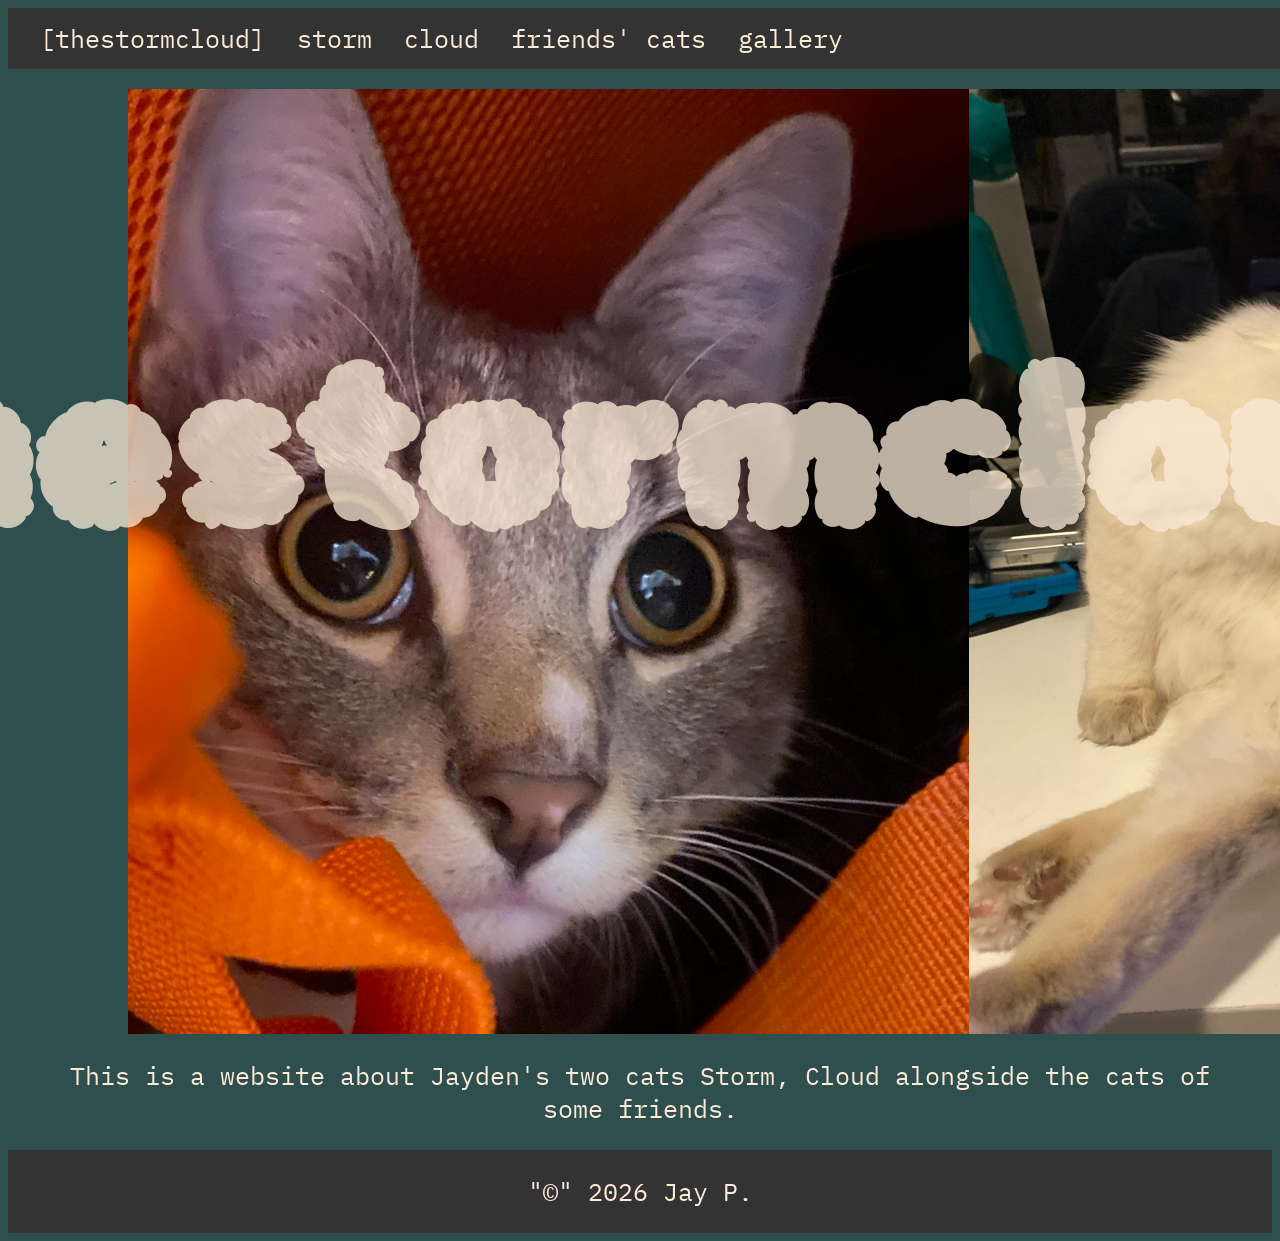
<file: index.html>
<link rel="stylesheet" href="main.css">
<title>the stormcloud</title>
<html>
    <div class="navbar">
  <ul>
    <li><a href="index.html">[thestormcloud]</a></li>
    <li><a href="storm.html">storm</a></li>
    <li><a href="cloud.html">cloud</a></li>
    <li><a href="friendscats.html">friends' cats</a></li>
    <li><a href="gallery.html">gallery</a></li>
    </ul>
  <div class="homebg"><img src="images-gifs/homebg.png" alt="Background" width:100%></div>
  <div class="centered-text"><h4>thestormcloud</h4></div>
</div>
    <p>This is a website about Jayden's two cats Storm, Cloud alongside the cats of some friends.</p>
 <div class="footer">
    <p>"©" 2026 Jay P.</p>
    </html>
</file>
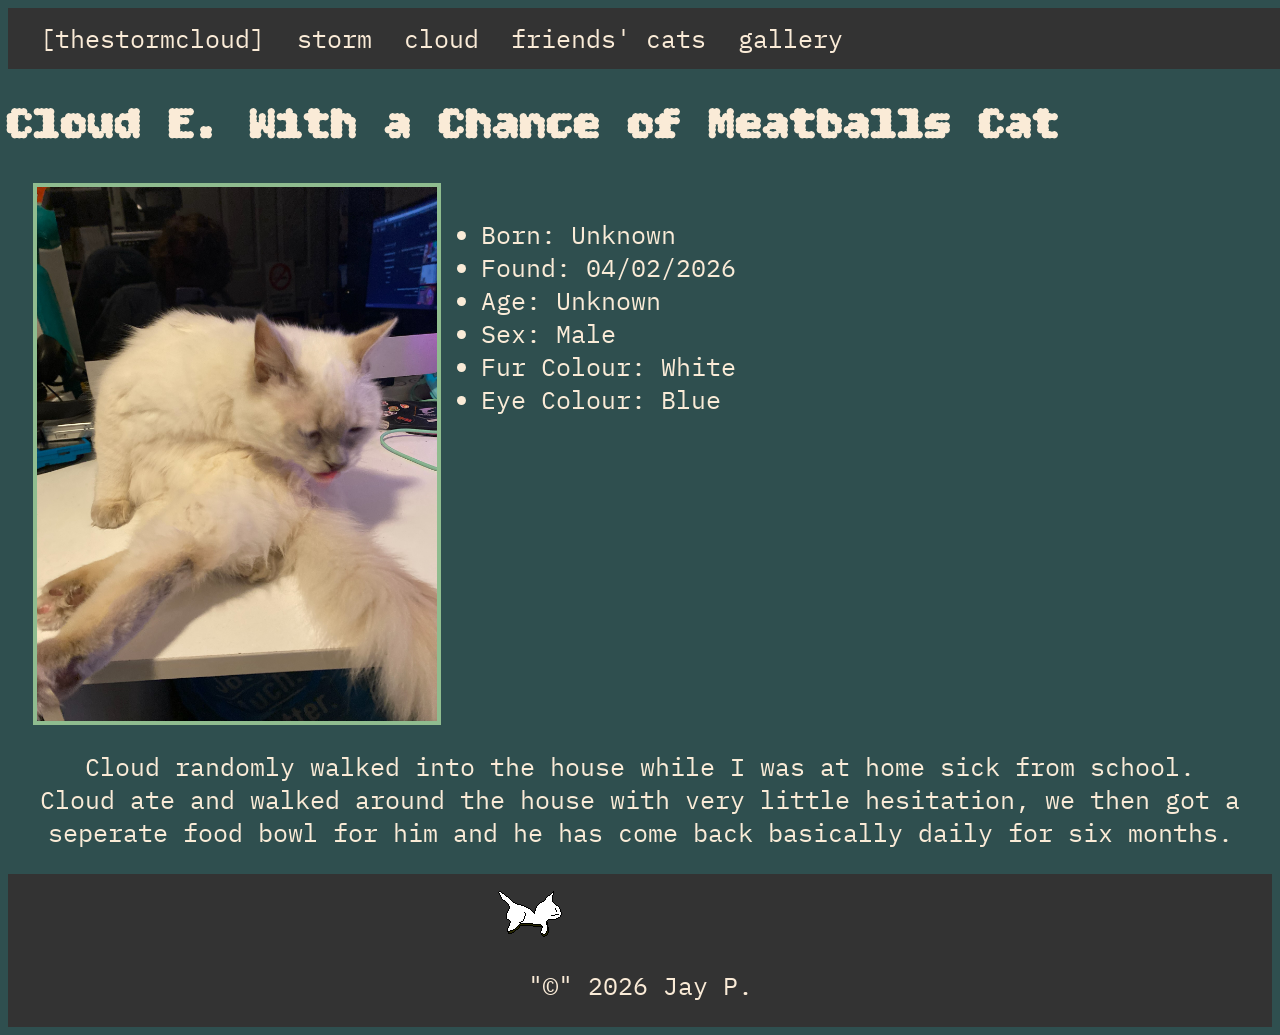
<file: cloud.html>
<link rel="stylesheet" href="main.css">
<title>cloud</title>
<html>
  <div class="navbar">
  <ul>
    <li><a href="index.html">[thestormcloud]</a></li>
    <li><a href="storm.html">storm</a></li>
    <li><a href="cloud.html">cloud</a></li>
    <li><a href="friendscats.html">friends' cats</a></li>
    <li><a href="gallery.html">gallery</a></li>
  </ul>
<body>
</div>
<h1>Cloud E. With a Chance of Meatballs Cat</h1>
<div class="container">
  <div class="bordered-image"><img src="images-gifs/cloudcat.jpg" alt="Cloud licking his tail, with an odd snake-like neck." width="400px"></div>
 <div><ul>
  <li>Born: Unknown</li>
  <li>Found: 04/02/2026</li>
  <li>Age: Unknown</li>
  <li>Sex: Male</li>
  <li>Fur Colour: White</li>
  <li>Eye Colour: Blue</li>
</ul></div>
</div>
  <p>Cloud randomly walked into the house while I was at home sick from school.<br> Cloud ate and walked around the house with very little hesitation, we then got a seperate food bowl for him and he has come back basically daily for six months.</p>
</body>
  <div class="footer">
  <div class="gif-container"><img src="images-gifs/catrunning.gif" alt="A cat running across the footer"></div>
  <p>"©" 2026 Jay P.</p>  
</html>
</file>
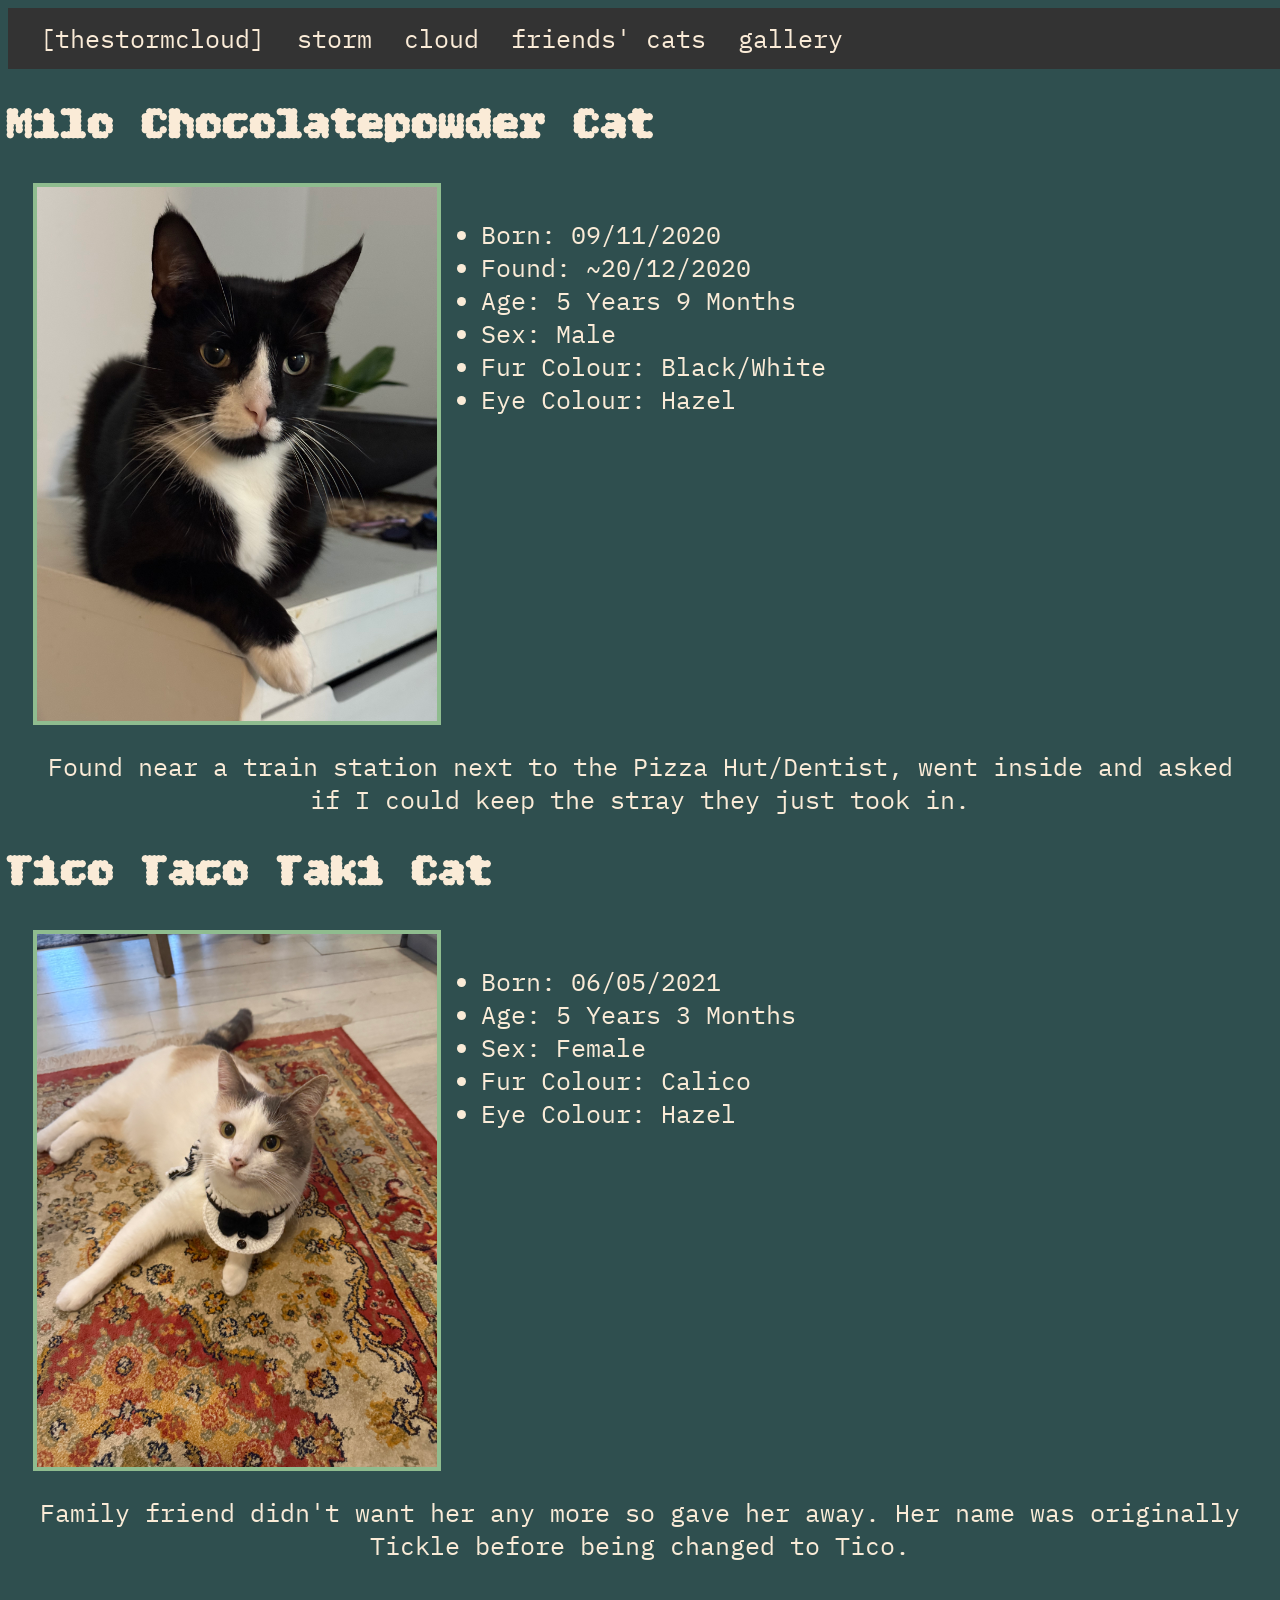
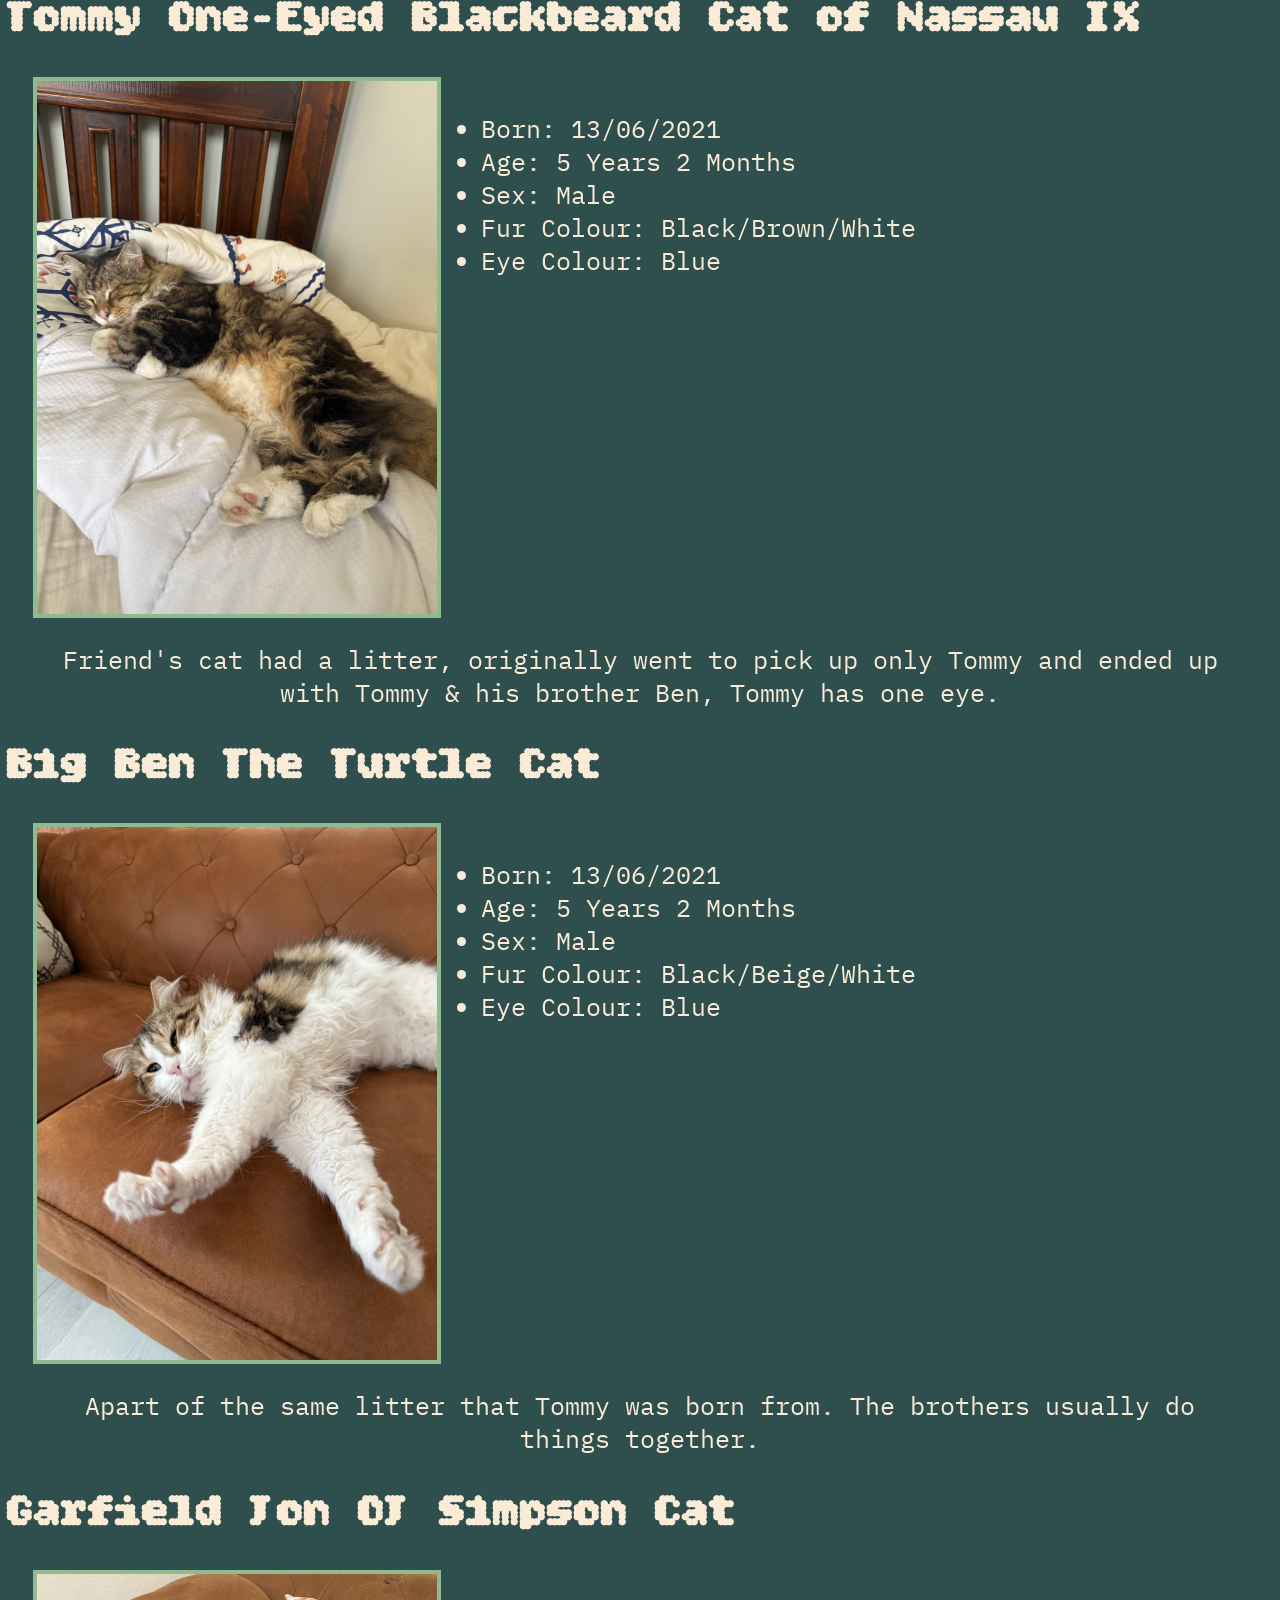
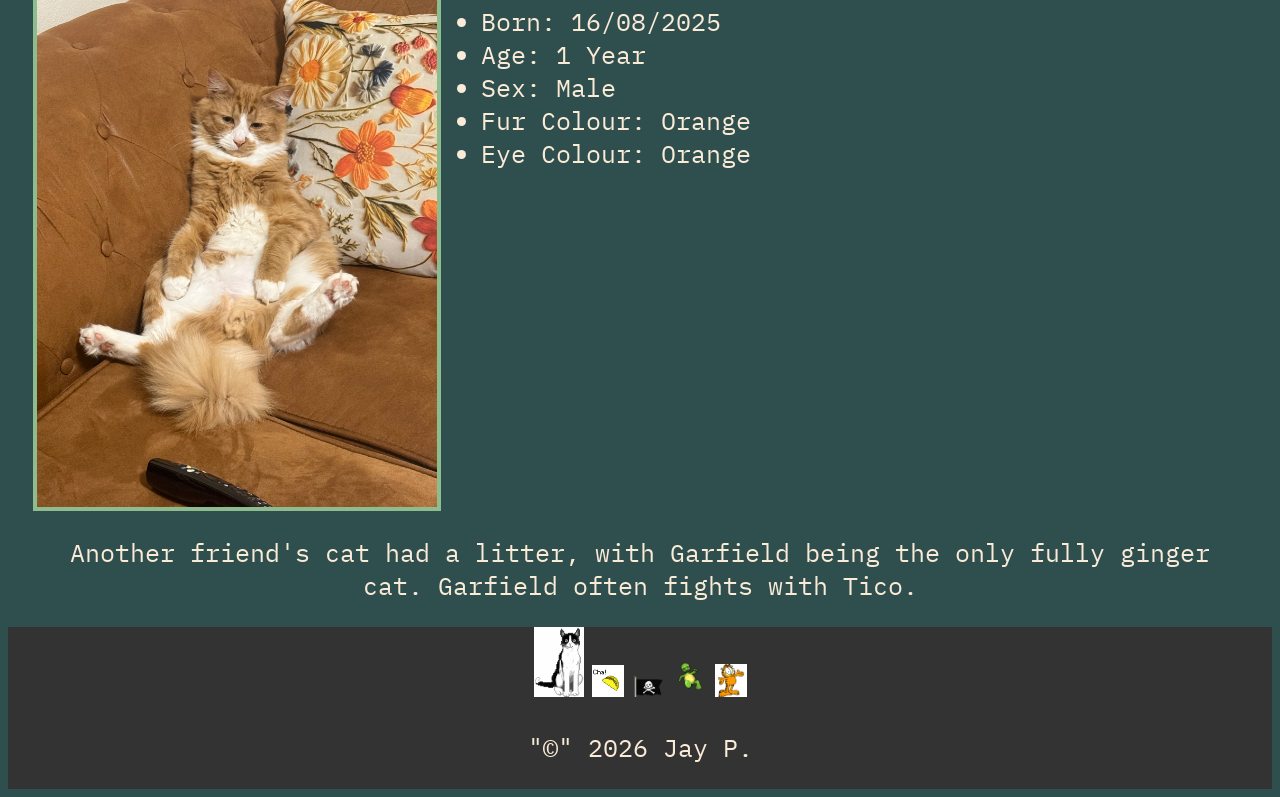
<file: friendscats.html>
<link rel="stylesheet" href="main.css">
<title>friends' cats</title>
<html>
  <div class="navbar">
  <ul>
    <li><a href="index.html">[thestormcloud]</a></li>
    <li><a href="storm.html">storm</a></li>
    <li><a href="cloud.html">cloud</a></li>
    <li><a href="friendscats.html">friends' cats</a></li>
    <li><a href="gallery.html">gallery</a></li>
  </ul>
</div>

<h1>Milo Chocolatepowder Cat</h1>
<div class="container">
  <div class="bordered-image"><img src="images-gifs/milocat.jpeg" alt="Milo looking towards the camera" width="400px"></div>
<div class="statslist"><ul>
  <li>Born: 09/11/2020</li>
  <li>Found: ~20/12/2020</li>
  <li>Age: 5 Years 9 Months</li>
  <li>Sex: Male</li>
  <li>Fur Colour: Black/White</li>
  <li>Eye Colour: Hazel</li>
</ul></div>
</div>
<p>Found near a train station next to the Pizza Hut/Dentist, went inside and asked if I could keep the stray they just took in.</p>

<h1>Tico Taco Taki Cat</h1>
<div class="container">
  <div class="bordered-image"><img src="images-gifs/ticocat.jpeg" alt="Tico in a costume, looking stunned" width="400px"></div>
<div class="statslist"><ul>
  <li>Born: 06/05/2021</li>
  <li>Age: 5 Years 3 Months</li>
  <li>Sex: Female</li>
  <li>Fur Colour: Calico</li>
  <li>Eye Colour: Hazel</li>
</ul></div>
</div>
<p>Family friend didn't want her any more so gave her away. Her name was originally Tickle before being changed to Tico.</p>

<h1>Tommy One-Eyed Blackbeard Cat of Nassau IX</h1>
<div class="container">
  <div class="bordered-image"><img src="images-gifs/tommycat.jpeg" alt="Tommy sleeping with curled up paws" width="400px"></div>
<div class="statslist"><ul>
  <li>Born: 13/06/2021</li>
  <li>Age: 5 Years 2 Months</li>
  <li>Sex: Male</li>
  <li>Fur Colour: Black/Brown/White</li>
  <li>Eye Colour: Blue</li>
</ul></div>
</div>
<p>Friend's cat had a litter, originally went to pick up only Tommy and ended up with Tommy & his brother Ben, Tommy has one eye.</p>

<h1>Big Ben The Turtle Cat</h1>
<div class="container">
  <div class="bordered-image"><img src="images-gifs/bencat.jpeg" alt="Ben stretching, fluffier than usual" width="400px"></div>
<div class="statslist"><ul>
  <li>Born: 13/06/2021</li>
  <li>Age: 5 Years 2 Months</li>
  <li>Sex: Male</li>
  <li>Fur Colour: Black/Beige/White</li>
  <li>Eye Colour: Blue</li>
</ul></div>
</div>
<p>Apart of the same litter that Tommy was born from. The brothers usually do things together.</p>

<h1>Garfield Jon OJ Simpson Cat</h1>
<div class="container">
  <div class="bordered-image"><img src="images-gifs/garfieldcat.jpeg" alt="Garfield slumping on a lounge, living up to his comic counterpart" width="400px"></div>
<div class="statslist"><ul>
  <li>Born: 16/08/2025</li>
  <li>Age: 1 Year</li>
  <li>Sex: Male</li>
  <li>Fur Colour: Orange</li>
  <li>Eye Colour: Orange</li>
</ul></div>
</div>
<p>Another friend's cat had a litter, with Garfield being the only fully ginger cat. Garfield often fights with Tico.</p>
<div class="container">  
<div class="footer">
  <div class="gif-container"><img src="images-gifs/tuxcatgif.gif" alt="Tuxedo cat with a wagging tail" width=50 height="70"></div>
  <div class="gif-container"><img src="images-gifs/tacogif.gif" alt="A taco" width=32></div>
  <div class="gif-container"><img src="images-gifs/pirategif.gif" alt="A pirate flag" width=32></div>
  <div class="gif-container"><img src="images-gifs/turtlegif.gif" alt="A turtle" width=32></div>
  <div class="gif-container"><img src="images-gifs/garfieldgif.gif" alt="Garfield, from the comics" width=32></div>
  <p>"©" 2026 Jay P.</p>
  </html>
</file>
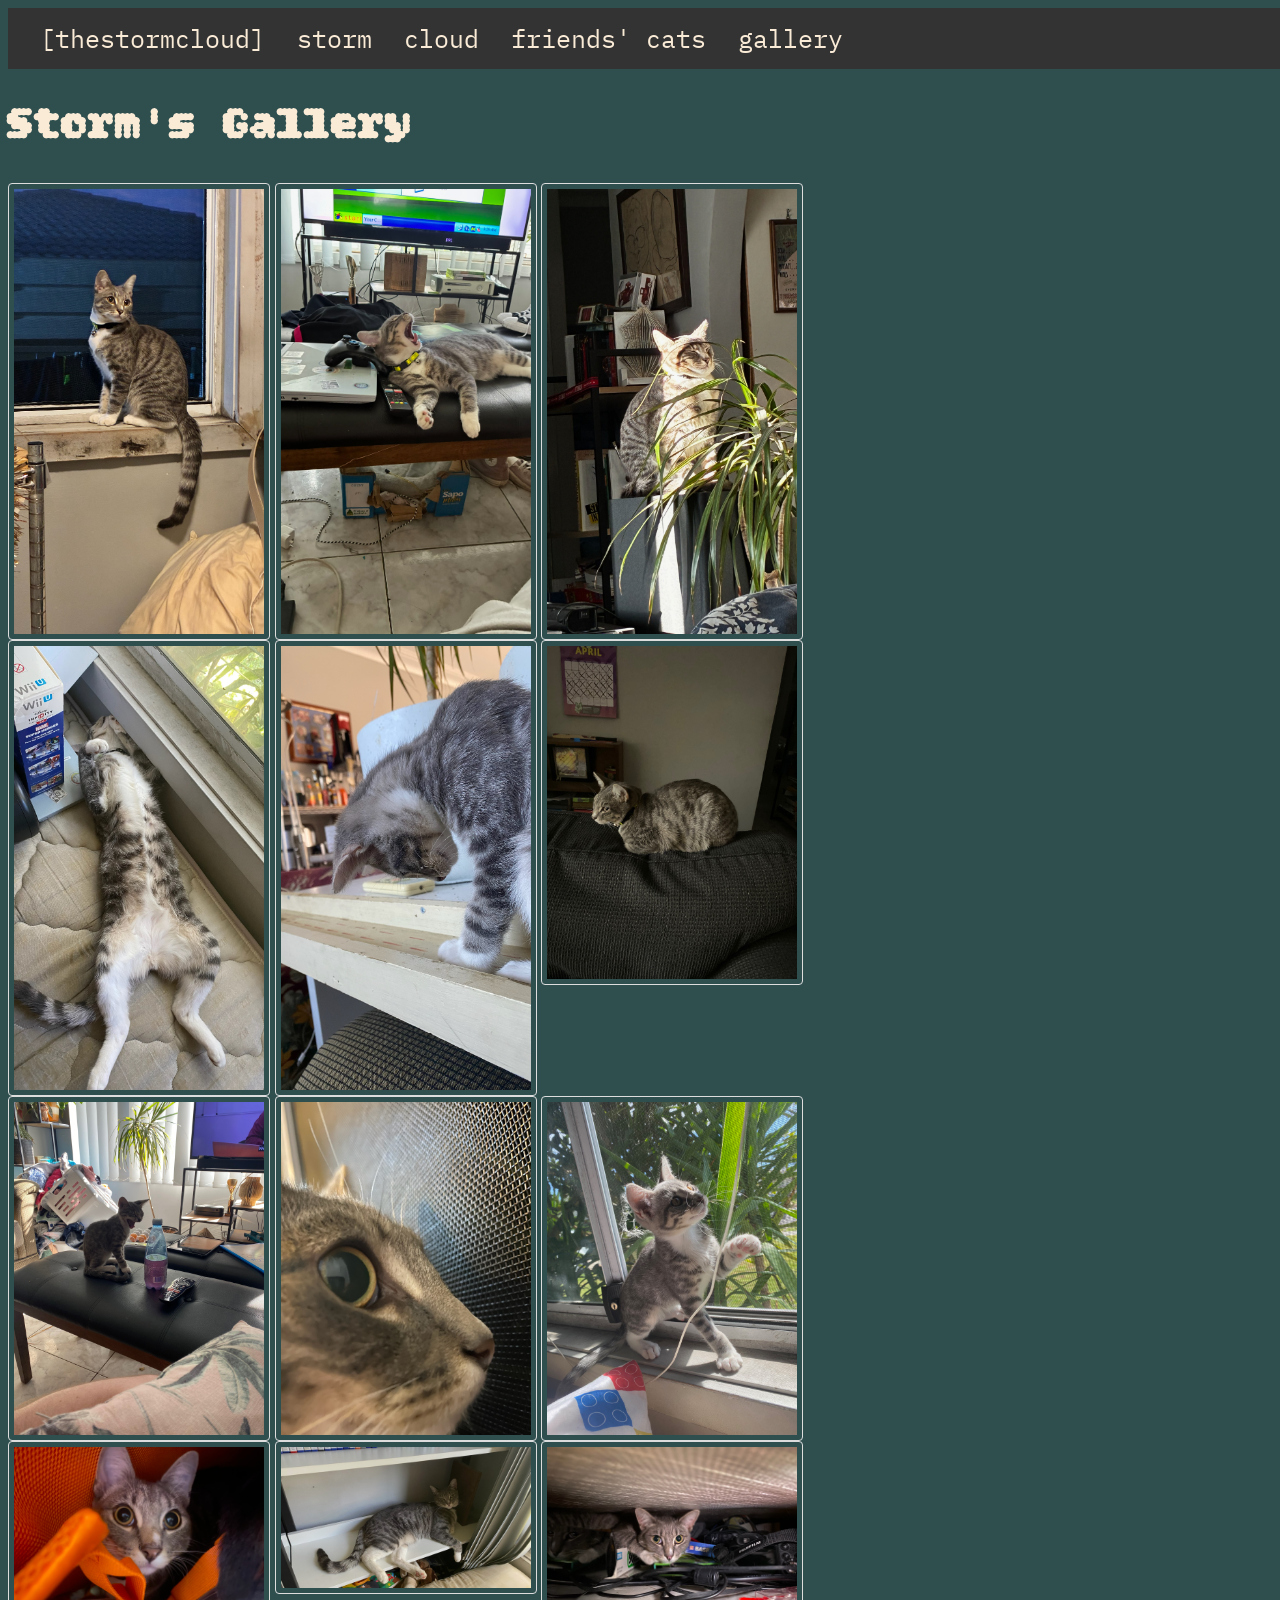
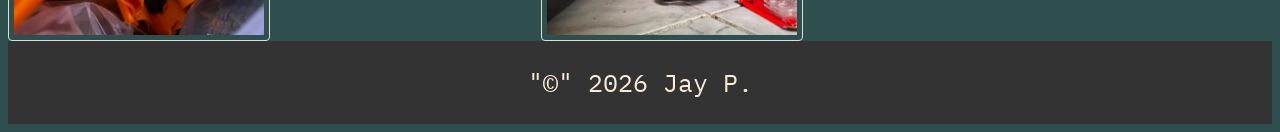
<file: gallery.html>
<link rel="stylesheet" href="main.css">
<title>gallery</title>
<html>
<style>
img {
  border: 1px solid #ddd;
  border-radius: 4px;
  padding: 5px;
  width: 250px;
}

img:hover {
  box-shadow: 0 0 2px 3px darkseagreen;
}
</style>
    <div class="navbar">
    <ul>
      <li><a href="index.html">[thestormcloud]</a></li>
      <li><a href="storm.html">storm</a></li>
      <li><a href="cloud.html">cloud</a></li>
      <li><a href="friendscats.html">friends' cats</a></li>
      <li><a href="gallery.html">gallery</a></li>
    </ul>
  </div>
<h1>Storm's Gallery</h1>
<div class="thumbnailgrid">
<a target="_blank" href="images-gifs/storm-gallery/stormvert1.jpg">
  <img src="images-gifs/storm-gallery/stormvert1.jpg" alt="Storm looking away from the window whilst sitting on the windowsil">
</a>
<a target="_blank" href="images-gifs/storm-gallery/stormvert3.jpg">
  <img src="images-gifs/storm-gallery/stormvert3.jpg" alt="Storm doing a big yawn">
</a>
<a target="_blank" href="images-gifs/storm-gallery/stormvert4.jpg">
  <img src="images-gifs/storm-gallery/stormvert4.jpg" alt="Storm sitting where a sun ray is shining">
</a>
<a target="_blank" href="images-gifs/storm-gallery/stormvert6.jpg">
  <img src="images-gifs/storm-gallery/stormvert6.jpg" alt="Storm laying down on his back">
</a>
<a target="_blank" href="images-gifs/storm-gallery/stormvert9.jpg">
  <img src="images-gifs/storm-gallery/stormvert9.jpg" alt="Storm contemplating his difficult life of free food">
</a>
<a target="_blank" href="images-gifs/storm-gallery/stormvert2.jpg">
  <img src="images-gifs/storm-gallery/stormvert2.jpg" alt="Storm looking like a bread loaf on the couch">
</a>
<a target="_blank" href="images-gifs/storm-gallery/stormvert8.jpg">
  <img src="images-gifs/storm-gallery/stormvert8.jpg" alt="Storm yawning at a bottle of cordial">
</a>
<a target="_blank" href="images-gifs/storm-gallery/stormvert5.jpg">
  <img src="images-gifs/storm-gallery/stormvert5.jpg" alt="Storm looking out a window with very large eyes">
</a>
<a target="_blank" href="images-gifs/storm-gallery/stormvert7.jpg">
  <img src="images-gifs/storm-gallery/stormvert7.jpg" alt="Storm playing with a blind pulley next to a window">
</a>
<a target="_blank" href="images-gifs/storm-gallery/stormland1.jpg">
  <img src="images-gifs/storm-gallery/stormland1.jpg" alt="Storm looking up from inside an orange bag with very large eyes">
</a>
<a target="_blank" href="images-gifs/storm-gallery/stormland2.jpg">
  <img src="images-gifs/storm-gallery/stormland2.jpg" alt="Storm laying on a white shelf">  
</a>
<a target="_blank" href="images-gifs/storm-gallery/stormland3.jpg">
  <img src="images-gifs/storm-gallery/stormland3.jpg" alt="Storm looking at the camera from under a bed surrounded by things I was not bothered to clean">
</a>
</div>
  <div class="footer">
  <p>"©" 2026 Jay P.</p>  
  </div>
</html>
</file>
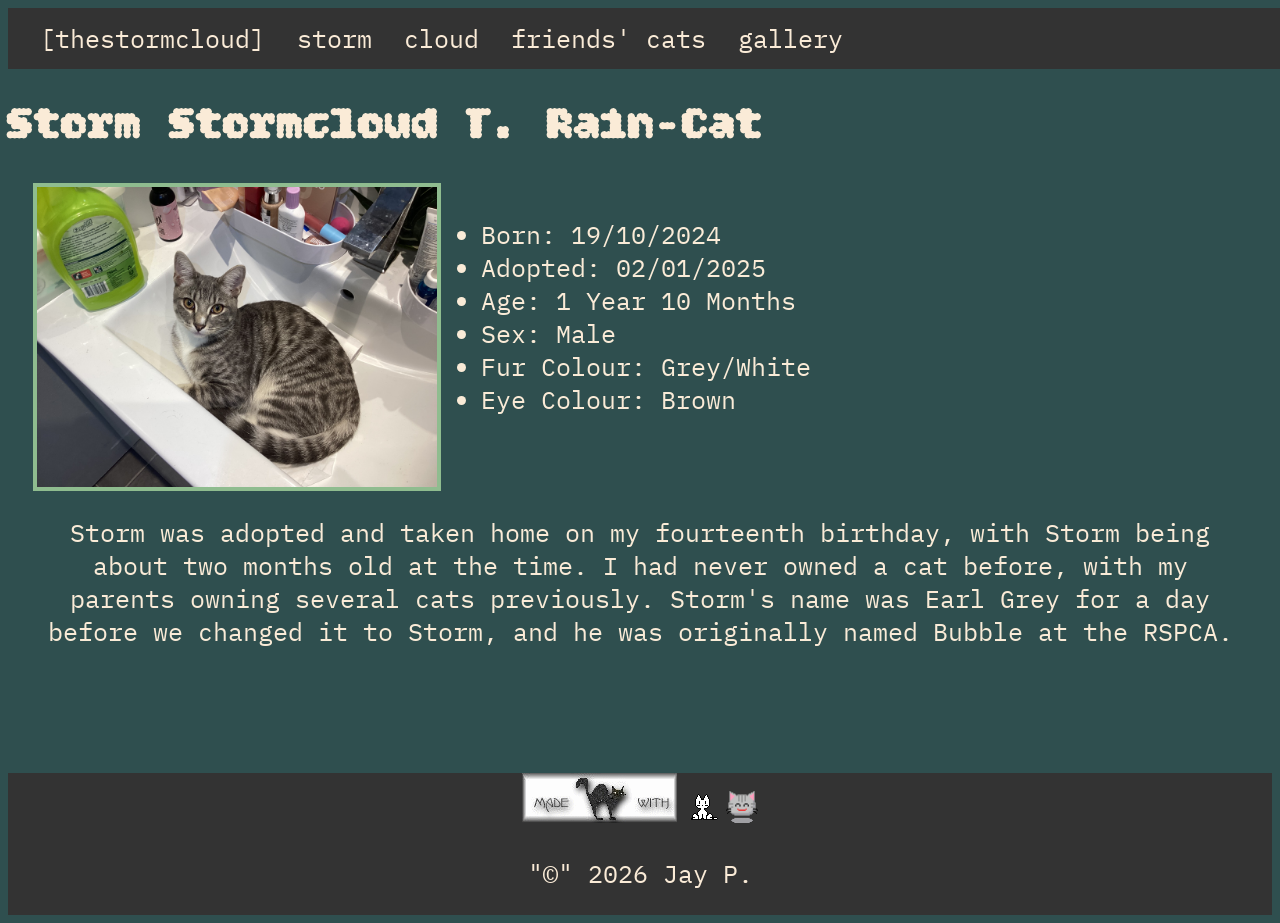
<file: storm.html>
<link rel="stylesheet" href="main.css">
<title>storm</title>
<html>
<div class="navbar">
  <ul>
    <li><a href="index.html">[thestormcloud]</a></li>
    <li><a href="storm.html">storm</a></li>
    <li><a href="cloud.html">cloud</a></li>
    <li><a href="friendscats.html">friends' cats</a></li>
    <li><a href="gallery.html">gallery</a></li>
  </ul>
<body>
</div>
<h1>Storm Stormcloud T. Rain-Cat</h1>
<div class="container">
  <div class="bordered-image"><img src="images-gifs/storm1.jpg" alt="Storm looking towards the camera" width="400px"></div>
  <ul class="statslist">
    <li>Born: 19/10/2024</li>
    <li>Adopted: 02/01/2025</li>
    <li>Age: 1 Year 10 Months</li>
    <li>Sex: Male</li>
    <li>Fur Colour: Grey/White</li>
    <li>Eye Colour: Brown</li>
</ul>
</div>
<div class="catinfo">
<p>Storm was adopted and taken home on my fourteenth birthday, with Storm being about two months old at the time. I had never owned a cat before, with my parents owning several cats previously. Storm's name was Earl Grey for a day before we changed it to Storm, and he was originally named Bubble at the RSPCA.</p>
</div>
</body> 
<div class="footer">
  <div class="gif-container"><img src="images-gifs/madewithspookgif.gif" alt="Made with Spookiness" width=155 height="50"></div>
  <div class="gif-container"><img src="images-gifs/catgif.gif" alt="A cat sleeping" width=32></div>
  <div class="gif-container"><img src="images-gifs/greycatgif.gif" alt="A grey cat" width=32></div>
  <p>"©" 2026 Jay P.</p></div>
</html>
</file>
<file: main.css>
@import url('https://fonts.googleapis.com/css2?family=Great+Vibes&display=swap');
@import url('https://fonts.googleapis.com/css2?family=IBM+Plex+Mono:ital,wght@0,100;0,200;0,300;0,400;0,500;0,600;0,700;1,100;1,200;1,300;1,400;1,500;1,600;1,700&display=swap');
@import url('https://fonts.googleapis.com/css2?family=Bitcount+Grid+Double:wght@100..900&display=swap');
@import url('https://fonts.googleapis.com/css2?family=Rubik+Bubbles&display=swap');
div {
display: inline-block;
font-size:35px;    
}

h1 {
font-size:45px;
font-family:'Bitcount Grid Double';    
}

html {
background-color:darkslategrey;
color:antiquewhite;
}

a {
color:antiquewhite;
text-decoration:none;    
}

h2 {
border: 4px solid darkseagreen;    
}

.container {
display:flex;    
}

.gif-container {
    border:none;
}

.bordered-image{
    border: 4px solid darkseagreen;
    margin-left:25px;    
}

p{
    font-family:'IBM Plex Mono';
    font-size:25px;
    font-style:bold;
    text-align:center;
    margin-left:25px;
    margin-right:25px;    
}
li{
    font-family:'IBM Plex Mono';
    font-size:25px;
    font-style:bold;  
}

.navbar ul{
  display: flex;
  margin: 0;
  padding: 14px 16px;
  list-style-type: none;
  background-color: #333333;
  width:1870px;
}

.navbar ul li a{
    color: antiquewhite;
    padding: 14px 16px;
    text-decoration: none;
}

.navbar ul li a:hover {
  background-color: darkseagreen;
}
.statslist {
    background-color:none;
    display:block;    
}

.footer {
    position:static;
    left:0;
    bottom:0;
    width:100%;
    background-color:#333333;
    color:antiquewhite;
    text-align:center;
    border:none;
}

.thumbnailgrid {
    display:grid;  
    grid-template-columns: auto auto auto; 
    object-fit: fill;
    width: 800px;
}
.catinfo {
    padding-bottom:100px;
}
.homebg {
   padding-top:20px;
   padding-left:120px;
   padding-right:50px;
   margin:auto;
   display:block;
}
.centered-text {
  position: absolute;
  top: 50%;
  left: 50%;
  transform: translate(-50%, -50%);
}
h4 {
  font-size:220px;
  font-family:"Rubik Bubbles";
  opacity: 0.75;
}
</file>
